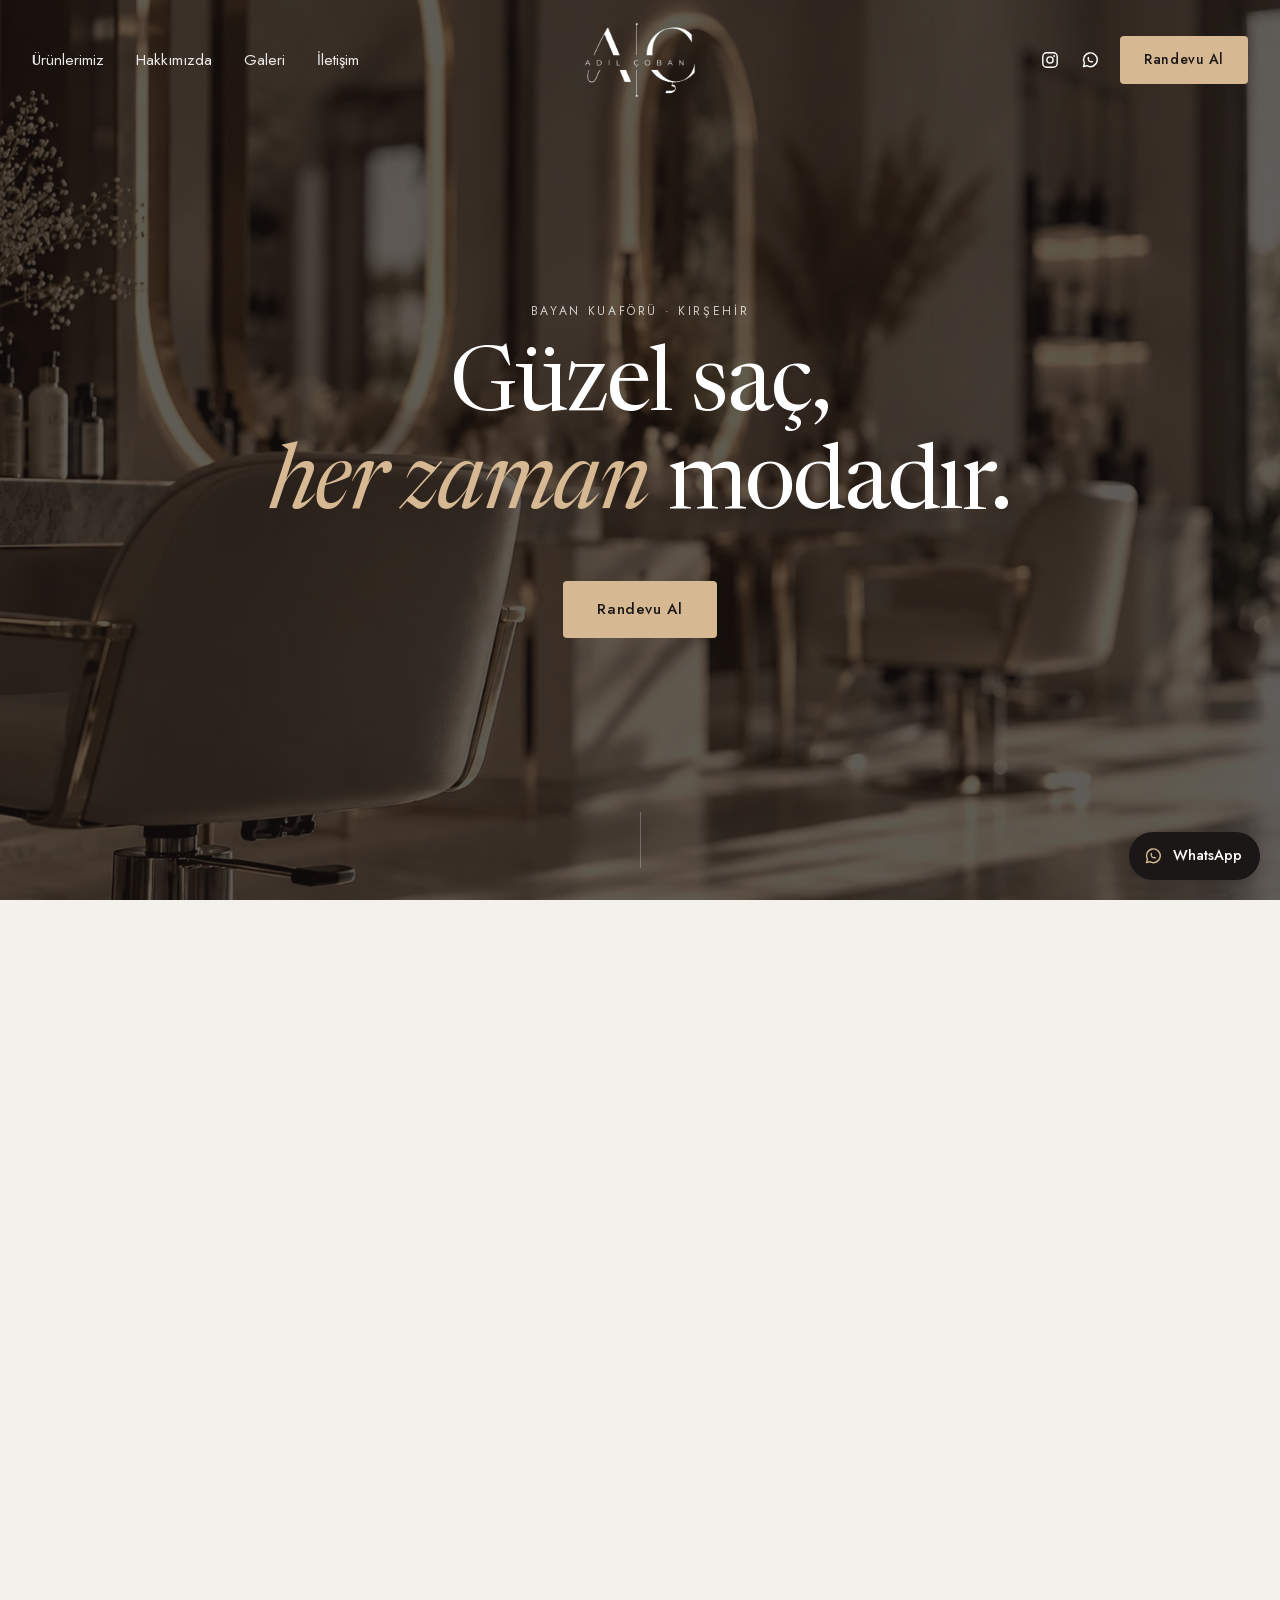
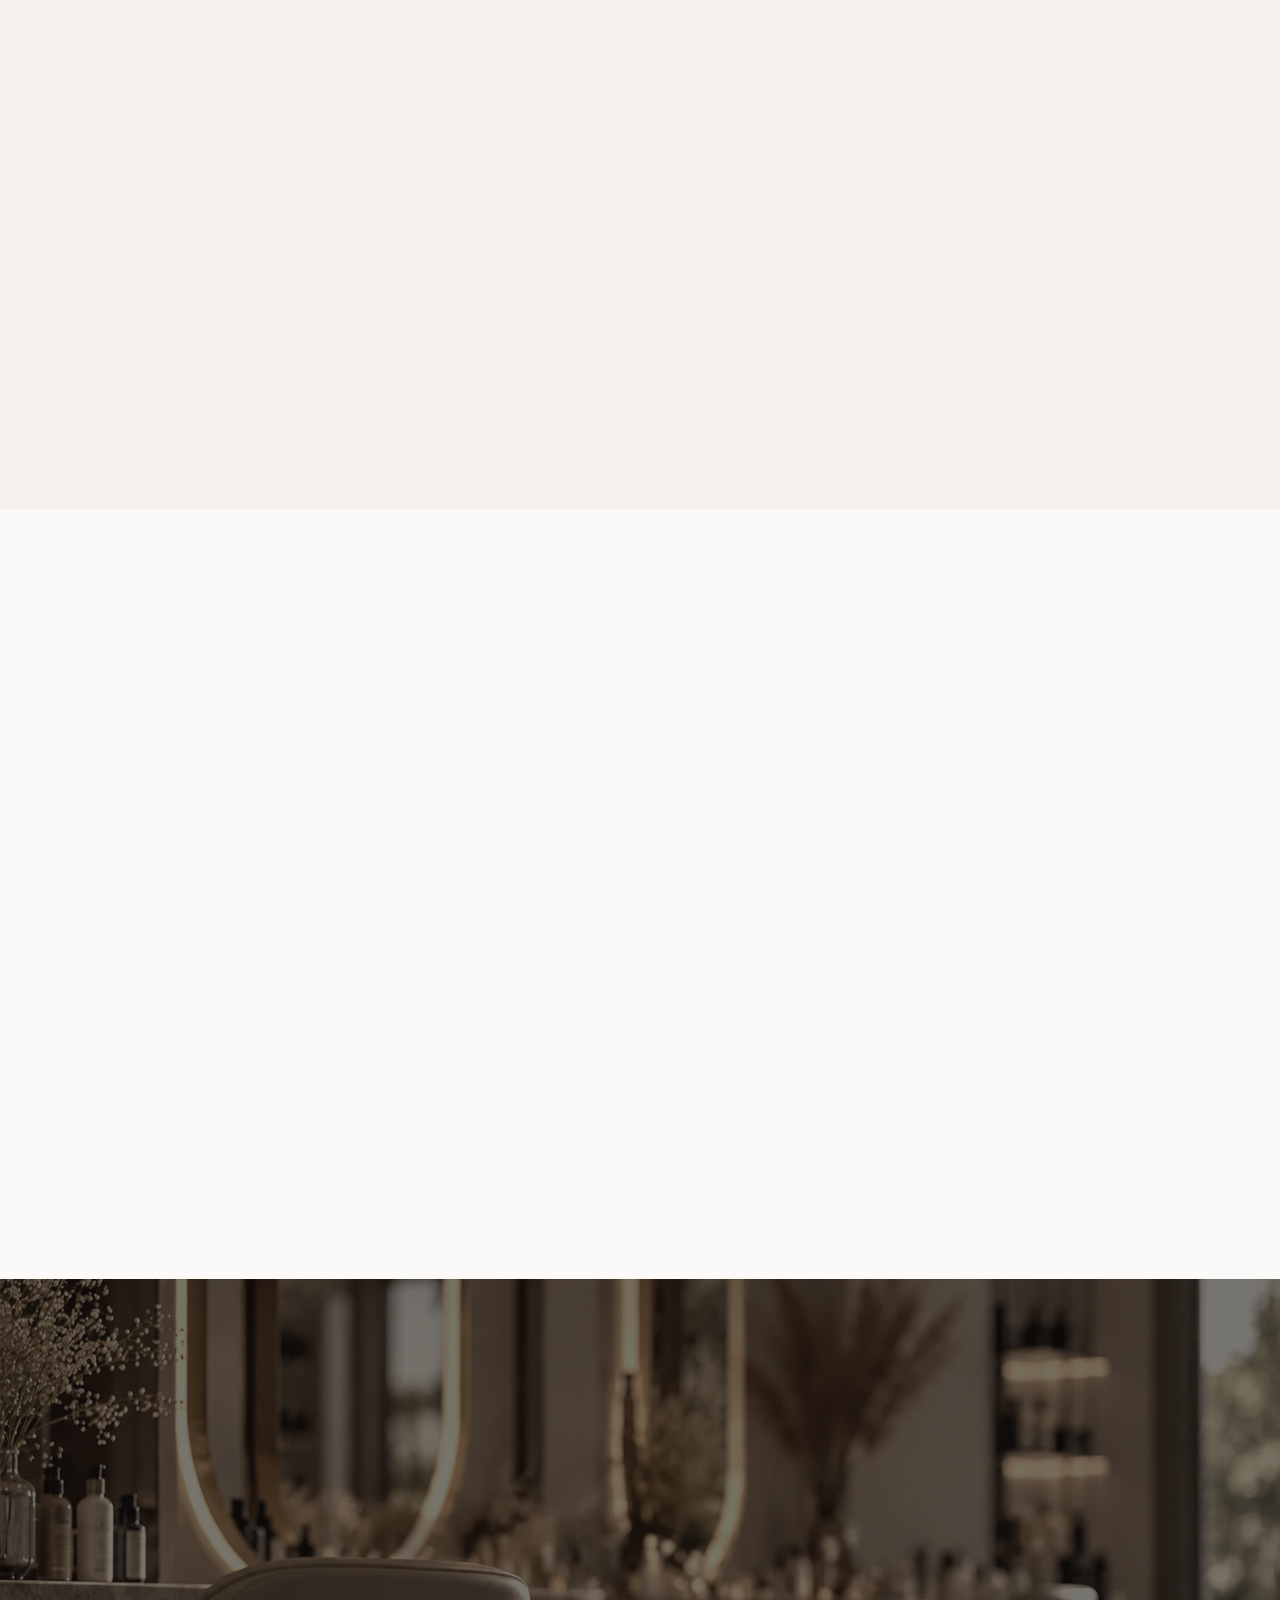
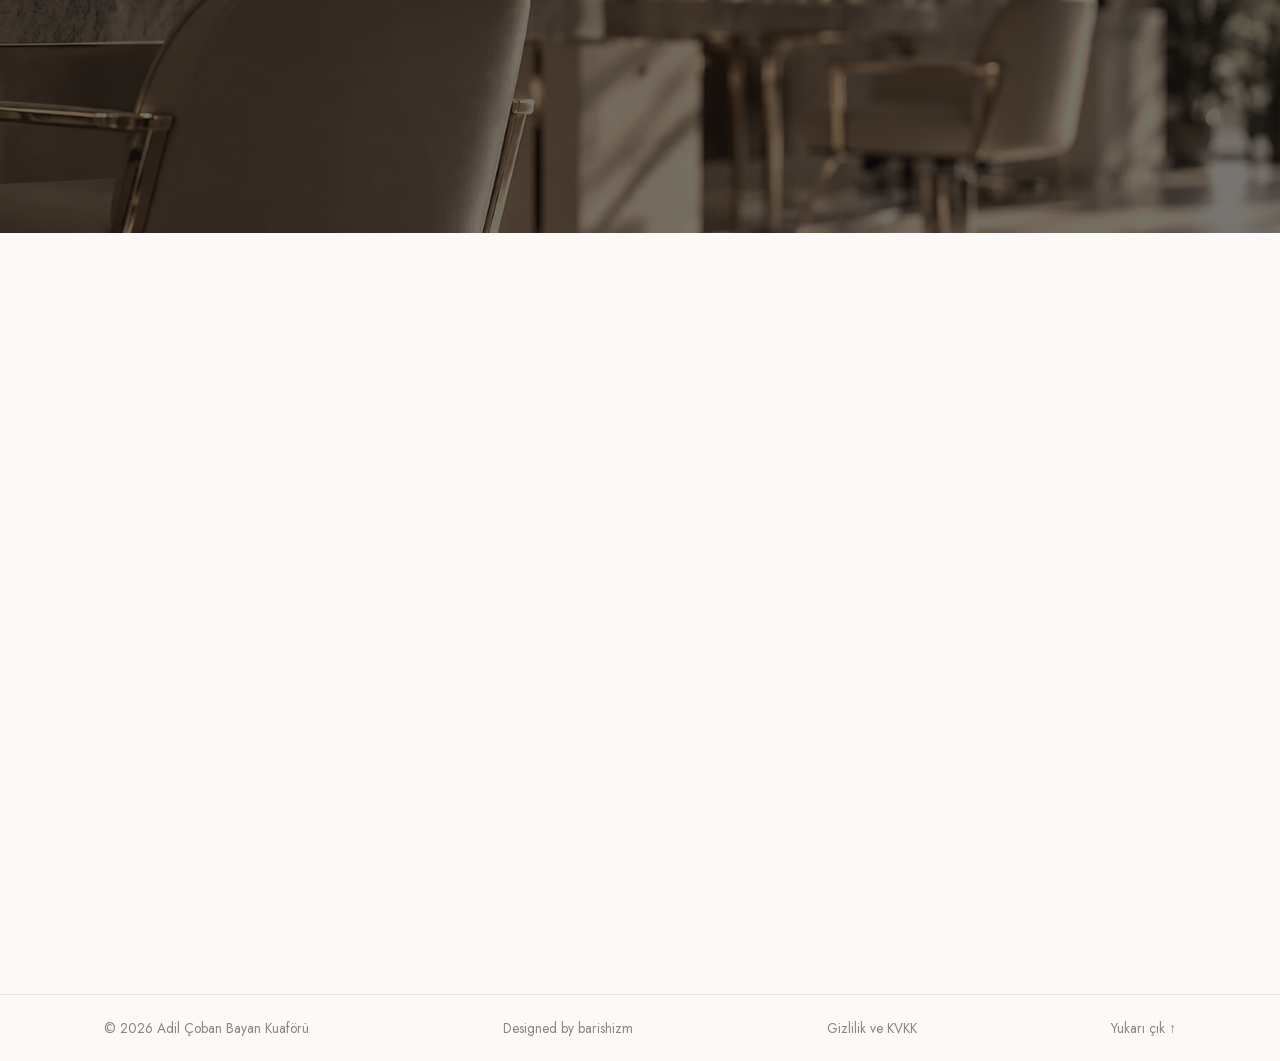
<file: index.html>
<!doctype html>
<html lang="tr">
<head>
  <meta charset="utf-8">
  <meta name="viewport" content="width=device-width, initial-scale=1">
  <meta http-equiv="Content-Security-Policy" content="default-src 'self'; script-src 'self' https://gc.zgo.at; connect-src 'self' https://adilcoban.goatcounter.com; img-src 'self' https://adilcoban.goatcounter.com; style-src 'self'; font-src 'self'; object-src 'none'; base-uri 'self'; form-action 'none'; upgrade-insecure-requests">
  <meta name="referrer" content="strict-origin-when-cross-origin">
  <title>Adil Çoban Bayan Kuaförü Kırşehir | Kesim, Boya, Gelin Saçı</title>
  <meta name="description" content="Adil Çoban Bayan Kuaförü, Kırşehir: saç kesimi, renklendirme, bakım ve gelin saçı. Randevunuzu WhatsApp üzerinden kolayca alın.">
  <meta name="theme-color" content="#1a1716">
  <link rel="canonical" href="https://www.adilcoban.com/">

  <meta property="og:title" content="Adil Çoban Bayan Kuaförü Kırşehir">
  <meta property="og:description" content="Kırşehir'de bayan kuaförü — kesim, renk, bakım ve özel gün saçları.">
  <meta property="og:type" content="website">
  <meta property="og:url" content="https://www.adilcoban.com/">
  <meta property="og:locale" content="tr_TR">
  <meta property="og:site_name" content="Adil Çoban Bayan Kuaförü">
  <meta property="og:image:width" content="1200">
  <meta property="og:image:height" content="630">
  <meta name="twitter:card" content="summary_large_image">

  <link rel="icon" href="/favicon.ico" sizes="any">
  <link rel="icon" href="/assets/img/favicon-48.png" type="image/png" sizes="48x48">
  <link rel="icon" href="/assets/img/favicon-96.png" type="image/png" sizes="96x96">
  <link rel="icon" href="/assets/img/favicon-192.png" type="image/png" sizes="192x192">
  <link rel="icon" href="/assets/img/favicon-32.png" type="image/png" sizes="32x32">
  <link rel="apple-touch-icon" href="assets/img/apple-touch-icon.png">
  <meta property="og:image" content="https://www.adilcoban.com/assets/img/og-image.jpg">
  <link rel="preload" href="assets/fonts/jost-latin.woff2" as="font" type="font/woff2" crossorigin>
  <link rel="preload" href="assets/fonts/newsreader-latin.woff2" as="font" type="font/woff2" crossorigin>
  <link rel="stylesheet" href="assets/css/style.css?v=25">
  <script type="application/ld+json">
  {
    "@context": "https://schema.org",
    "@type": "HairSalon",
    "@id": "https://www.adilcoban.com/#salon",
    "name": "Adil Çoban Bayan Kuaförü",
    "alternateName": ["Adil Çoban", "Adil Coban", "Adil Çoban Kuaför", "Adil Coban Kuafor Kırşehir"],
    "url": "https://www.adilcoban.com/",
    "image": "https://www.adilcoban.com/assets/img/og-image.jpg",
    "logo": "https://www.adilcoban.com/assets/img/icon-512.png",
    "inLanguage": "tr",
    "areaServed": { "@type": "City", "name": "Kırşehir" },
    "address": {
      "@type": "PostalAddress",
      "streetAddress": "Ahievran Mah., Ahmedi Gülşehri Cd., Hacı Hasan Özdemir İş Hanı, Kat 5, No 52",
      "addressLocality": "Kırşehir Merkez",
      "postalCode": "40100",
      "addressRegion": "Kırşehir",
      "addressCountry": "TR"
    },
    "geo": { "@type": "GeoCoordinates", "latitude": 39.1489975, "longitude": 34.1603572 },
    "telephone": "+905466013241",
    "openingHoursSpecification": [{
      "@type": "OpeningHoursSpecification",
      "dayOfWeek": ["Monday", "Wednesday", "Thursday", "Friday", "Saturday", "Sunday"],
      "opens": "08:00",
      "closes": "21:00"
    }],
    "sameAs": ["https://www.instagram.com/adilcobaan/"],
    "hasMap": "https://maps.app.goo.gl/stNxWm9bafsDnBis6"
  }
  </script>
  <script type="application/ld+json">
  {
    "@context": "https://schema.org",
    "@type": "WebSite",
    "@id": "https://www.adilcoban.com/#website",
    "name": "Adil Çoban Bayan Kuaförü",
    "alternateName": ["Adil Çoban", "Adil Coban"],
    "url": "https://www.adilcoban.com/",
    "inLanguage": "tr"
  }
  </script>
  <script type="application/ld+json">
  {
    "@context": "https://schema.org",
    "@type": "FAQPage",
    "mainEntity": [
      {
        "@type": "Question",
        "name": "Randevusuz gelebilir miyim?",
        "acceptedAnswer": {
          "@type": "Answer",
          "text": "Uygun boşluk olduğunda evet, ancak bekleme yaşamamanız için randevu almanızı öneriyoruz."
        }
      },
      {
        "@type": "Question",
        "name": "Renk işlemi ne kadar sürer?",
        "acceptedAnswer": {
          "@type": "Answer",
          "text": "Dip boya yaklaşık 1,5 saat, balyaj ve ombre gibi işlemler saç uzunluğuna göre 3–4 saat sürer."
        }
      },
      {
        "@type": "Question",
        "name": "Gelin saçı için prova yapıyor musunuz?",
        "acceptedAnswer": {
          "@type": "Answer",
          "text": "Evet. Düğünden 2–4 hafta önce bir prova randevusu planlıyoruz."
        }
      },
      {
        "@type": "Question",
        "name": "Randevumu nasıl iptal ederim?",
        "acceptedAnswer": {
          "@type": "Answer",
          "text": "En az 24 saat önce WhatsApp veya telefon ile haber vermeniz yeterli."
        }
      }
    ]
  }
  </script>
</head>
<body>

  <!-- ============ HEADER ============ -->
  <header class="site-header" id="top">
    <nav class="nav" aria-label="Ana menü">
      <ul class="nav-links">
        <li><a href="#urunler">Ürünlerimiz</a></li>
        <li><a href="#hakkimizda">Hakkımızda</a></li>
        <li><a href="#galeri">Galeri</a></li>
        <li><a href="#iletisim">İletişim</a></li>
      </ul>

      <a href="#top" class="brand" aria-label="Adil Çoban Bayan Kuaförü — ana sayfa">
        <img src="assets/img/logo-mark.png" alt="Adil Çoban" width="600" height="409">
      </a>

      <div class="nav-right">
        <a class="icon-link" href="https://www.instagram.com/adilcobaan/" target="_blank" rel="noopener" aria-label="Instagram">
          <svg viewBox="0 0 256 256" aria-hidden="true"><rect x="36" y="36" width="184" height="184" rx="48" fill="none" stroke="currentColor" stroke-width="18"/><circle cx="128" cy="128" r="40" fill="none" stroke="currentColor" stroke-width="18"/><circle cx="180" cy="76" r="12" fill="currentColor"/></svg>
        </a>
        <a class="icon-link" href="https://wa.me/905466013241?text=Merhaba%2C%20randevu%20almak%20istiyorum." target="_blank" rel="noopener" aria-label="WhatsApp">
          <svg viewBox="0 0 256 256" aria-hidden="true"><path d="M45 211l12-42a88 88 0 1 1 32 32z" fill="none" stroke="currentColor" stroke-width="18" stroke-linejoin="round"/><path d="M96 104c0-10 8-18 14-18l10 22-8 10a48 48 0 0 0 26 26l10-8 22 10c0 6-8 14-18 14-34 0-56-22-56-56z" fill="currentColor"/></svg>
        </a>
        <a class="btn btn-accent btn-sm nav-cta" href="#randevu">Randevu Al</a>
        <button class="menu-toggle" aria-label="Menüyü aç" aria-expanded="false" aria-controls="mobile-menu">
          <span></span><span></span>
        </button>
      </div>
    </nav>

    <div class="mobile-menu" id="mobile-menu" hidden>
      <a href="#urunler">Ürünlerimiz</a>
      <a href="#hakkimizda">Hakkımızda</a>
      <a href="#galeri">Galeri</a>
      <a href="#iletisim">İletişim</a>
      <a href="https://www.instagram.com/adilcobaan/" target="_blank" rel="noopener">Instagram</a>
      <a class="btn btn-accent" href="#randevu">Randevu Al</a>
    </div>
  </header>

  <main>

    <!-- ============ HERO ============ -->
    <section class="hero">
      <img class="hero-img" src="assets/img/hero.webp" alt="Salonun iç mekânı: aydınlatmalı aynalar ve kuaför koltukları" width="1558" height="1009" fetchpriority="high">
      <div class="hero-overlay" aria-hidden="true"></div>
      <div class="hero-content">
        <p class="eyebrow eyebrow-light">Bayan Kuaförü · Kırşehir</p>
        <h1>Güzel saç,<br><em>her zaman</em> modadır.</h1>
        <a class="btn btn-accent" href="#randevu">Randevu Al</a>
      </div>
      <a href="#urunler" class="hero-scroll" aria-label="Aşağı kaydır"><span></span></a>
    </section>

    <!-- ============ ÜRÜNLERİMİZ ============ -->
    <!-- Ürünler assets/js/products.js dosyasından yüklenir. -->
    <section class="section section-alt" id="urunler">
      <div class="container">
        <header class="section-head reveal">
          <p class="eyebrow">Ürünlerimiz</p>
          <h2>Salonda ne kullanıyorsak, burada.</h2>
          <p class="lead">Şampuandan boyaya kadar işlemlerimizde kullandığımız profesyonel ürünler. Evde bakım için hangisinin size uygun olduğunu randevunuzda sorabilirsiniz.</p>
        </header>
        <div class="product-filters reveal" role="group" aria-label="Ürün kategorileri"></div>
        <div class="products" aria-live="polite"></div>
      </div>
    </section>

    <!-- ============ HAKKIMIZDA ============ -->
    <section class="section" id="hakkimizda">
      <div class="container about">
        <figure class="about-portrait reveal">
          <div class="about-portrait-img"><img src="assets/img/kuafor-adil-coban.webp" alt="Kuaförümüz Adil Çoban" width="900" height="900" loading="lazy" decoding="async"></div>
          <figcaption><strong>Adil Çoban</strong><span>Kuaför · Salon sahibi</span></figcaption>
        </figure>
        <div class="about-text reveal">
          <p class="eyebrow">Hakkımızda</p>
          <h2>Acele etmeden, sizi dinleyerek.</h2>
          <p>Her randevu kısa bir sohbetle başlar: saçınızın yapısı, günlük rutininiz ve ne kadar zaman ayırmak istediğiniz. Sonra size gerçekten uyan kesimi ve rengi birlikte seçiyoruz.</p>
          <p>Salonumuzda aynı anda sınırlı sayıda misafir ağırlıyoruz; bu yüzden bekleme yok, telaş yok.</p>
          <dl class="stats">
            <div><dt>Yıllık deneyim</dt><dd>5+</dd></div>
            <div><dt>Uzman ekip</dt><dd>2</dd></div>
            <div><dt>Profesyonel ürün</dt><dd>%100</dd></div>
          </dl>
        </div>
      </div>
    </section>

    <!-- ============ GALERİ ============ -->
    <section class="section section-alt" id="galeri">
      <div class="container">
        <header class="section-head reveal">
          <p class="eyebrow">Galeri</p>
          <h2>Son çalışmalarımız.</h2>
        </header>
        <div class="gallery">
          <figure class="g-item reveal"><img src="assets/img/galeri/img_9851.webp" alt="Omuz hizasında, yana taranmış sarı bob saç kesimi" width="900" height="1600" loading="lazy" decoding="async"></figure>
          <figure class="g-item reveal"><img src="assets/img/galeri/img_9749.webp" alt="Uzun dalgalı kahverengi saçta karamel ışıltılı balyaj" width="900" height="1600" loading="lazy" decoding="async"></figure>
          <figure class="g-item reveal"><img src="assets/img/galeri/img_8277.webp" alt="Uzun dalgalı küllü sarı saç, dipten geçişli renklendirme" width="900" height="1600" loading="lazy" decoding="async"></figure>
          <figure class="g-item reveal"><img src="assets/img/galeri/img_7539.webp" alt="Kahküllü uzun katlı kesim ve bej sarı saç rengi" width="900" height="1600" loading="lazy" decoding="async"></figure>
          <figure class="g-item reveal"><img src="assets/img/galeri/img_6343.webp" alt="Omuz altı dalgalı platin bej sarı saç" width="900" height="1600" loading="lazy" decoding="async"></figure>
          <figure class="g-item reveal"><img src="assets/img/galeri/img_1038.webp" alt="Koyu dipli bej sarı ombre ve bukleli orta boy saç" width="900" height="1600" loading="lazy" decoding="async"></figure>
        </div>
        <p class="gallery-more reveal"><a class="link-arrow" href="https://www.instagram.com/adilcobaan/" target="_blank" rel="noopener">Daha fazlası Instagram'da</a></p>
      </div>
    </section>

    <!-- ============ SSS ============ -->
    <section class="section" id="sss">
      <div class="container narrow">
        <header class="section-head reveal">
          <p class="eyebrow">Sık Sorulanlar</p>
          <h2>Merak edilenler.</h2>
        </header>
        <div class="faq reveal">
          <details>
            <summary>Randevusuz gelebilir miyim?</summary>
            <p>Uygun boşluk olduğunda evet, ancak bekleme yaşamamanız için randevu almanızı öneriyoruz.</p>
          </details>
          <details>
            <summary>Renk işlemi ne kadar sürer?</summary>
            <p>Dip boya yaklaşık 1,5 saat, balyaj ve ombre gibi işlemler saç uzunluğuna göre 3–4 saat sürer.</p>
          </details>
          <details>
            <summary>Gelin saçı için prova yapıyor musunuz?</summary>
            <p>Evet. Düğünden 2–4 hafta önce bir prova randevusu planlıyoruz.</p>
          </details>
          <details>
            <summary>Randevumu nasıl iptal ederim?</summary>
            <p>En az 24 saat önce WhatsApp veya telefon ile haber vermeniz yeterli.</p>
          </details>
        </div>
      </div>
    </section>

    <!-- ============ RANDEVU CTA ============ -->
    <section class="cta" id="randevu">
      <img class="cta-img" src="assets/img/hero.webp" alt="" width="1558" height="1009" loading="lazy" aria-hidden="true">
      <div class="hero-overlay" aria-hidden="true"></div>
      <div class="cta-content reveal">
        <h2>Randevunuzu ayırtın.</h2>
        <p>WhatsApp'tan yazın, size en uygun saati birlikte belirleyelim.</p>
        <div class="cta-actions">
          <a class="btn btn-accent" href="https://wa.me/905466013241?text=Merhaba%2C%20randevu%20almak%20istiyorum." target="_blank" rel="noopener">WhatsApp ile Yaz</a>
          <a class="btn btn-ghost" href="tel:+905466013241">Hemen Ara</a>
        </div>
      </div>
    </section>

    <!-- ============ İLETİŞİM ============ -->
    <section class="section" id="iletisim">
      <div class="container contact">
        <div class="reveal">
          <p class="eyebrow">İletişim</p>
          <h2>Bizi ziyaret edin.</h2>
          <address>
            Ahievran Mah., Ahmedi Gülşehri Cd.<br>
            Hacı Hasan Özdemir İş Hanı, Kat 5, No 52<br>
            40100 Merkez / Kırşehir
          </address>
          <p class="contact-lines">
            <span class="contact-label">Telefon</span> <a href="tel:+905466013241">0546 601 32 41</a><br>
            <span class="contact-label">WhatsApp</span> <a href="https://wa.me/905466013241?text=Merhaba%2C%20randevu%20almak%20istiyorum." target="_blank" rel="noopener">Mesaj gönder</a><br>
            <span class="contact-label">Instagram</span> <a href="https://www.instagram.com/adilcobaan/" target="_blank" rel="noopener">@adilcobaan</a>
          </p>
          <a class="link-arrow" href="https://maps.app.goo.gl/stNxWm9bafsDnBis6" target="_blank" rel="noopener">Yol tarifi al</a>
        </div>
        <div class="hours reveal">
          <h3>Çalışma Saatleri</h3>
          <ul>
            <li><span>Pazartesi</span><b>08:00 – 21:00</b></li>
            <li class="closed"><span>Salı</span><b>Kapalı</b></li>
            <li><span>Çarşamba</span><b>08:00 – 21:00</b></li>
            <li><span>Perşembe</span><b>08:00 – 21:00</b></li>
            <li><span>Cuma</span><b>08:00 – 21:00</b></li>
            <li><span>Cumartesi</span><b>08:00 – 21:00</b></li>
            <li><span>Pazar</span><b>08:00 – 21:00</b></li>
          </ul>
        </div>
      </div>
    </section>

  </main>

  <footer class="site-footer">
    <div class="container footer-inner">
      <span>© <span id="year">2026</span> Adil Çoban Bayan Kuaförü</span>
      <span class="footer-credit" lang="en">Designed by <a href="https://www.barishizm.eu/" target="_blank" rel="noopener">barishizm</a></span>
      <span><a href="aydinlatma-metni/">Gizlilik ve KVKK</a></span>
      <a href="#top">Yukarı çık ↑</a>
    </div>
  </footer>

  <a class="wa-float" href="https://wa.me/905466013241?text=Merhaba%2C%20randevu%20almak%20istiyorum." target="_blank" rel="noopener" aria-label="WhatsApp ile randevu al">
    <svg viewBox="0 0 256 256" aria-hidden="true"><path d="M45 211l12-42a88 88 0 1 1 32 32z" fill="none" stroke="currentColor" stroke-width="18" stroke-linejoin="round"/><path d="M96 104c0-10 8-18 14-18l10 22-8 10a48 48 0 0 0 26 26l10-8 22 10c0 6-8 14-18 14-34 0-56-22-56-56z" fill="currentColor"/></svg>
    <span>WhatsApp</span>
  </a>

  <script src="assets/js/products.js?v=20" defer></script>
  <script src="assets/js/main.js?v=19" defer></script>
  <script data-goatcounter="https://adilcoban.goatcounter.com/count"
          async src="https://gc.zgo.at/count.js"></script>
</body>
</html>
</file>
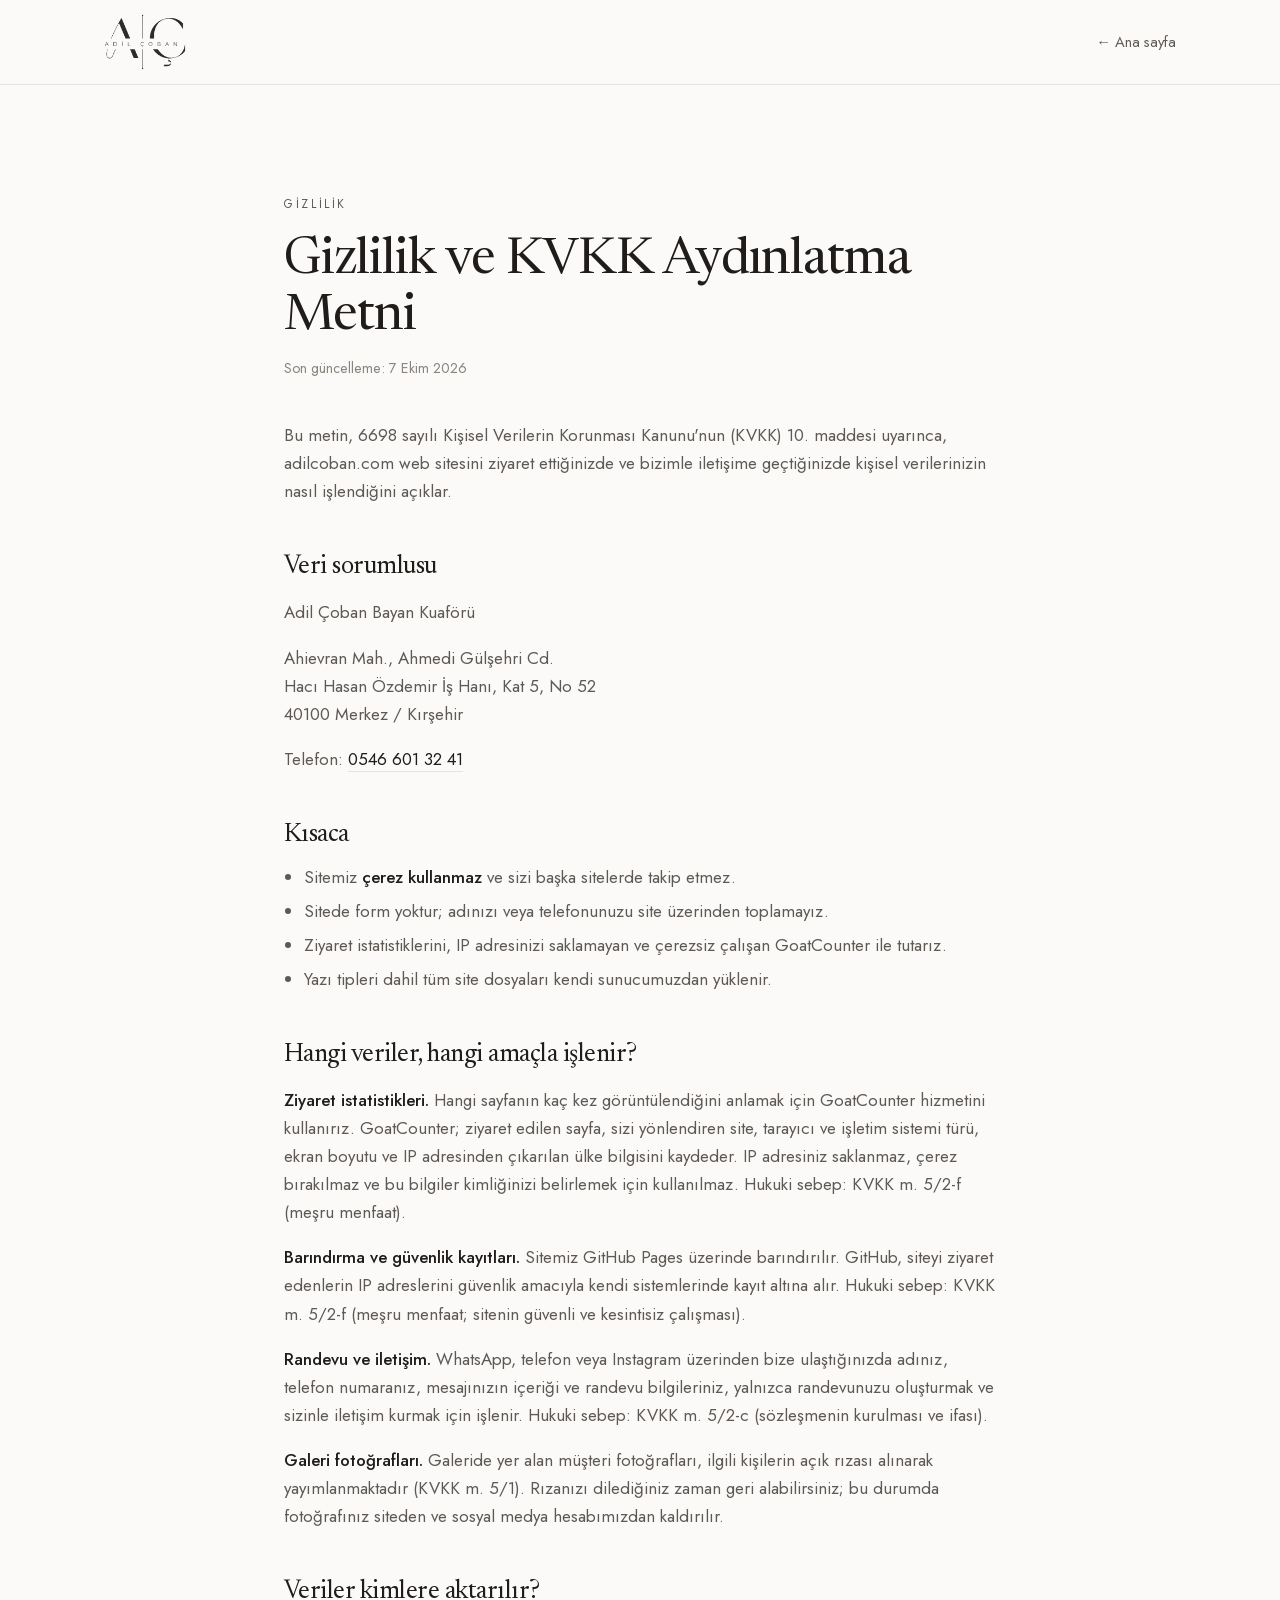
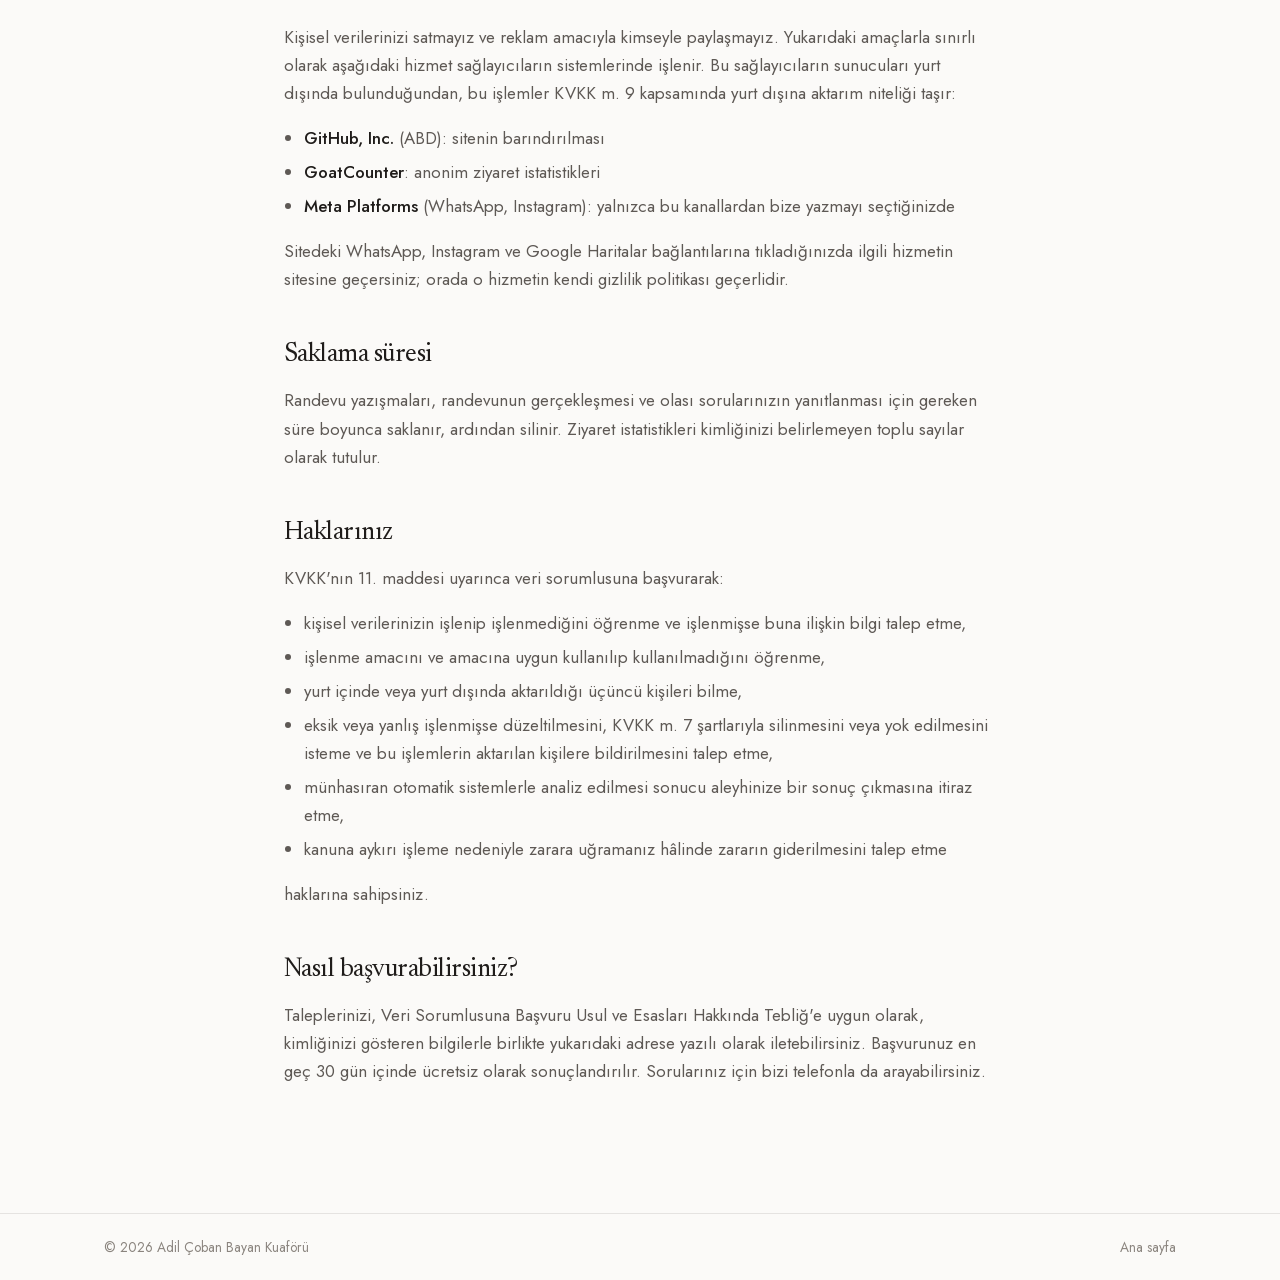
<file: aydinlatma-metni/index.html>
<!doctype html>
<html lang="tr">
<head>
  <meta charset="utf-8">
  <meta name="viewport" content="width=device-width, initial-scale=1">
  <meta http-equiv="Content-Security-Policy" content="default-src 'self'; script-src 'self' https://gc.zgo.at; connect-src 'self' https://adilcoban.goatcounter.com; img-src 'self' https://adilcoban.goatcounter.com; style-src 'self'; font-src 'self'; object-src 'none'; base-uri 'self'; form-action 'none'; upgrade-insecure-requests">
  <meta name="referrer" content="strict-origin-when-cross-origin">
  <title>Gizlilik ve KVKK Aydınlatma Metni | Adil Çoban Bayan Kuaförü</title>
  <meta name="description" content="Adil Çoban Bayan Kuaförü web sitesinde hangi kişisel verilerin, hangi amaçla işlendiği ve KVKK kapsamındaki haklarınız.">
  <meta name="theme-color" content="#1a1716">
  <link rel="canonical" href="https://www.adilcoban.com/aydinlatma-metni/">

  <link rel="icon" href="/favicon.ico" sizes="any">
  <link rel="icon" href="/assets/img/favicon-32.png" type="image/png" sizes="32x32">
  <link rel="apple-touch-icon" href="../assets/img/apple-touch-icon.png">
  <link rel="preload" href="../assets/fonts/jost-latin.woff2" as="font" type="font/woff2" crossorigin>
  <link rel="preload" href="../assets/fonts/newsreader-latin.woff2" as="font" type="font/woff2" crossorigin>
  <link rel="stylesheet" href="../assets/css/style.css?v=25">
</head>
<body>

  <header class="legal-top">
    <div class="container">
      <a href="../" class="brand" aria-label="Adil Çoban Bayan Kuaförü — ana sayfa">
        <img src="../assets/img/logo-mark.png" alt="Adil Çoban" width="600" height="409">
      </a>
      <a class="link-back" href="../">← Ana sayfa</a>
    </div>
  </header>

  <main class="legal">
    <div class="container narrow">
      <p class="eyebrow">Gizlilik</p>
      <h1>Gizlilik ve KVKK Aydınlatma Metni</h1>
      <p class="updated">Son güncelleme: 7 Ekim 2026</p>

      <p>Bu metin, 6698 sayılı Kişisel Verilerin Korunması Kanunu'nun (KVKK) 10. maddesi uyarınca, adilcoban.com web sitesini ziyaret ettiğinizde ve bizimle iletişime geçtiğinizde kişisel verilerinizin nasıl işlendiğini açıklar.</p>

      <h2>Veri sorumlusu</h2>
      <p>Adil Çoban Bayan Kuaförü</p>
      <address>
        Ahievran Mah., Ahmedi Gülşehri Cd.<br>
        Hacı Hasan Özdemir İş Hanı, Kat 5, No 52<br>
        40100 Merkez / Kırşehir
      </address>
      <p>Telefon: <a href="tel:+905466013241">0546 601 32 41</a></p>

      <h2>Kısaca</h2>
      <ul>
        <li>Sitemiz <strong>çerez kullanmaz</strong> ve sizi başka sitelerde takip etmez.</li>
        <li>Sitede form yoktur; adınızı veya telefonunuzu site üzerinden toplamayız.</li>
        <li>Ziyaret istatistiklerini, IP adresinizi saklamayan ve çerezsiz çalışan GoatCounter ile tutarız.</li>
        <li>Yazı tipleri dahil tüm site dosyaları kendi sunucumuzdan yüklenir.</li>
      </ul>

      <h2>Hangi veriler, hangi amaçla işlenir?</h2>
      <p><strong>Ziyaret istatistikleri.</strong> Hangi sayfanın kaç kez görüntülendiğini anlamak için GoatCounter hizmetini kullanırız. GoatCounter; ziyaret edilen sayfa, sizi yönlendiren site, tarayıcı ve işletim sistemi türü, ekran boyutu ve IP adresinden çıkarılan ülke bilgisini kaydeder. IP adresiniz saklanmaz, çerez bırakılmaz ve bu bilgiler kimliğinizi belirlemek için kullanılmaz. Hukuki sebep: KVKK m. 5/2-f (meşru menfaat).</p>
      <p><strong>Barındırma ve güvenlik kayıtları.</strong> Sitemiz GitHub Pages üzerinde barındırılır. GitHub, siteyi ziyaret edenlerin IP adreslerini güvenlik amacıyla kendi sistemlerinde kayıt altına alır. Hukuki sebep: KVKK m. 5/2-f (meşru menfaat; sitenin güvenli ve kesintisiz çalışması).</p>
      <p><strong>Randevu ve iletişim.</strong> WhatsApp, telefon veya Instagram üzerinden bize ulaştığınızda adınız, telefon numaranız, mesajınızın içeriği ve randevu bilgileriniz, yalnızca randevunuzu oluşturmak ve sizinle iletişim kurmak için işlenir. Hukuki sebep: KVKK m. 5/2-c (sözleşmenin kurulması ve ifası).</p>
      <p><strong>Galeri fotoğrafları.</strong> Galeride yer alan müşteri fotoğrafları, ilgili kişilerin açık rızası alınarak yayımlanmaktadır (KVKK m. 5/1). Rızanızı dilediğiniz zaman geri alabilirsiniz; bu durumda fotoğrafınız siteden ve sosyal medya hesabımızdan kaldırılır.</p>

      <h2>Veriler kimlere aktarılır?</h2>
      <p>Kişisel verilerinizi satmayız ve reklam amacıyla kimseyle paylaşmayız. Yukarıdaki amaçlarla sınırlı olarak aşağıdaki hizmet sağlayıcıların sistemlerinde işlenir. Bu sağlayıcıların sunucuları yurt dışında bulunduğundan, bu işlemler KVKK m. 9 kapsamında yurt dışına aktarım niteliği taşır:</p>
      <ul>
        <li><strong>GitHub, Inc.</strong> (ABD): sitenin barındırılması</li>
        <li><strong>GoatCounter</strong>: anonim ziyaret istatistikleri</li>
        <li><strong>Meta Platforms</strong> (WhatsApp, Instagram): yalnızca bu kanallardan bize yazmayı seçtiğinizde</li>
      </ul>
      <p>Sitedeki WhatsApp, Instagram ve Google Haritalar bağlantılarına tıkladığınızda ilgili hizmetin sitesine geçersiniz; orada o hizmetin kendi gizlilik politikası geçerlidir.</p>

      <h2>Saklama süresi</h2>
      <p>Randevu yazışmaları, randevunun gerçekleşmesi ve olası sorularınızın yanıtlanması için gereken süre boyunca saklanır, ardından silinir. Ziyaret istatistikleri kimliğinizi belirlemeyen toplu sayılar olarak tutulur.</p>

      <h2>Haklarınız</h2>
      <p>KVKK'nın 11. maddesi uyarınca veri sorumlusuna başvurarak:</p>
      <ul>
        <li>kişisel verilerinizin işlenip işlenmediğini öğrenme ve işlenmişse buna ilişkin bilgi talep etme,</li>
        <li>işlenme amacını ve amacına uygun kullanılıp kullanılmadığını öğrenme,</li>
        <li>yurt içinde veya yurt dışında aktarıldığı üçüncü kişileri bilme,</li>
        <li>eksik veya yanlış işlenmişse düzeltilmesini, KVKK m. 7 şartlarıyla silinmesini veya yok edilmesini isteme ve bu işlemlerin aktarılan kişilere bildirilmesini talep etme,</li>
        <li>münhasıran otomatik sistemlerle analiz edilmesi sonucu aleyhinize bir sonuç çıkmasına itiraz etme,</li>
        <li>kanuna aykırı işleme nedeniyle zarara uğramanız hâlinde zararın giderilmesini talep etme</li>
      </ul>
      <p>haklarına sahipsiniz.</p>

      <h2>Nasıl başvurabilirsiniz?</h2>
      <p>Taleplerinizi, Veri Sorumlusuna Başvuru Usul ve Esasları Hakkında Tebliğ'e uygun olarak, kimliğinizi gösteren bilgilerle birlikte yukarıdaki adrese yazılı olarak iletebilirsiniz. Başvurunuz en geç 30 gün içinde ücretsiz olarak sonuçlandırılır. Sorularınız için bizi telefonla da arayabilirsiniz.</p>
    </div>
  </main>

  <footer class="site-footer">
    <div class="container footer-inner">
      <span>© 2026 Adil Çoban Bayan Kuaförü</span>
      <span><a href="../">Ana sayfa</a></span>
    </div>
  </footer>

  <script data-goatcounter="https://adilcoban.goatcounter.com/count"
          async src="https://gc.zgo.at/count.js"></script>
</body>
</html>
</file>
<file: assets/css/style.css>
/* =========================================================
   Adil Çoban Bayan Kuaförü — minimalist template
   Renkleri ve fontları buradan değiştirin.
   ========================================================= */
/* Yerel fontlar (değişken font; her dosya tüm ağırlıkları kapsar) */
@font-face { font-family: 'Jost'; font-style: normal; font-weight: 300 500; font-display: swap;
  src: url(../fonts/jost-latin-ext.woff2) format('woff2'); unicode-range: U+0100-02BA, U+02BD-02C5, U+02C7-02CC, U+02CE-02D7, U+02DD-02FF, U+0304, U+0308, U+0329, U+1D00-1DBF, U+1E00-1E9F, U+1EF2-1EFF, U+2020, U+20A0-20AB, U+20AD-20C0, U+2113, U+2C60-2C7F, U+A720-A7FF; }
@font-face { font-family: 'Jost'; font-style: normal; font-weight: 300 500; font-display: swap;
  src: url(../fonts/jost-latin.woff2) format('woff2'); unicode-range: U+0000-00FF, U+0131, U+0152-0153, U+02BB-02BC, U+02C6, U+02DA, U+02DC, U+0304, U+0308, U+0329, U+2000-206F, U+20AC, U+2122, U+2191, U+2193, U+2212, U+2215, U+FEFF, U+FFFD; }
@font-face { font-family: 'Newsreader'; font-style: normal; font-weight: 400 500; font-display: swap;
  src: url(../fonts/newsreader-latin-ext.woff2) format('woff2'); unicode-range: U+0100-02BA, U+02BD-02C5, U+02C7-02CC, U+02CE-02D7, U+02DD-02FF, U+0304, U+0308, U+0329, U+1D00-1DBF, U+1E00-1E9F, U+1EF2-1EFF, U+2020, U+20A0-20AB, U+20AD-20C0, U+2113, U+2C60-2C7F, U+A720-A7FF; }
@font-face { font-family: 'Newsreader'; font-style: normal; font-weight: 400 500; font-display: swap;
  src: url(../fonts/newsreader-latin.woff2) format('woff2'); unicode-range: U+0000-00FF, U+0131, U+0152-0153, U+02BB-02BC, U+02C6, U+02DA, U+02DC, U+0304, U+0308, U+0329, U+2000-206F, U+20AC, U+2122, U+2191, U+2193, U+2212, U+2215, U+FEFF, U+FFFD; }
@font-face { font-family: 'Newsreader'; font-style: italic; font-weight: 400; font-display: swap;
  src: url(../fonts/newsreader-italic-latin-ext.woff2) format('woff2'); unicode-range: U+0100-02BA, U+02BD-02C5, U+02C7-02CC, U+02CE-02D7, U+02DD-02FF, U+0304, U+0308, U+0329, U+1D00-1DBF, U+1E00-1E9F, U+1EF2-1EFF, U+2020, U+20A0-20AB, U+20AD-20C0, U+2113, U+2C60-2C7F, U+A720-A7FF; }
@font-face { font-family: 'Newsreader'; font-style: italic; font-weight: 400; font-display: swap;
  src: url(../fonts/newsreader-italic-latin.woff2) format('woff2'); unicode-range: U+0000-00FF, U+0131, U+0152-0153, U+02BB-02BC, U+02C6, U+02DA, U+02DC, U+0304, U+0308, U+0329, U+2000-206F, U+20AC, U+2122, U+2191, U+2193, U+2212, U+2215, U+FEFF, U+FFFD; }

:root {
  --bg: #fbfaf8;
  --bg-alt: #f4f1ec;
  --ink: #1f1c1a;
  --ink-soft: #5e5955;
  --muted: #8a847e;
  --line: rgba(31, 28, 26, 0.10);
  --accent: #d6b893;        /* referanstaki bej buton tonu */
  --accent-hover: #c9a87f;
  --dark: #1a1716;

  --serif: 'Newsreader', 'Playfair Display', Georgia, serif;
  --sans: 'Jost', 'Helvetica Neue', Arial, sans-serif;

  --container: 1120px;
  --radius: 4px;
  --ease: cubic-bezier(0.16, 1, 0.3, 1);
}

*, *::before, *::after { box-sizing: border-box; }
html { scroll-behavior: smooth; -webkit-text-size-adjust: 100%; }
body {
  margin: 0;
  background: var(--bg);
  color: var(--ink);
  font-family: var(--sans);
  font-weight: 400;
  font-size: 17px;
  line-height: 1.65;
  -webkit-font-smoothing: antialiased;
}
img { display: block; max-width: 100%; }
a { color: inherit; text-decoration: none; }
h1, h2, h3 { font-family: var(--serif); font-weight: 400; margin: 0; letter-spacing: -0.02em; line-height: 1.1; }
h2 { font-size: clamp(2rem, 4.2vw, 3.1rem); }
h3 { font-size: 1.45rem; }
em { font-style: italic; }
figure { margin: 0; }
:focus-visible { outline: 2px solid var(--accent); outline-offset: 3px; }

.container { max-width: var(--container); margin: 0 auto; padding: 0 24px; }
.container.narrow { max-width: 760px; }

.eyebrow {
  font-size: 0.75rem;
  letter-spacing: 0.22em;
  text-transform: uppercase;
  color: var(--muted);
  margin: 0 0 18px;
}
.eyebrow-light { color: rgba(255, 255, 255, 0.75); }
.lead { color: var(--ink-soft); max-width: 52ch; margin: 20px 0 0; }

/* ---------- Buttons ---------- */
.btn {
  display: inline-block;
  padding: 16px 34px;
  border-radius: var(--radius);
  font-size: 0.95rem;
  font-weight: 500;
  letter-spacing: 0.04em;
  transition: background-color .25s var(--ease), transform .15s var(--ease), color .25s;
}
.btn:active { transform: scale(0.98); }
.btn-accent { background: var(--accent); color: var(--dark); }
.btn-accent:hover { background: var(--accent-hover); }
.btn-ghost { border: 1px solid rgba(255,255,255,.5); color: #fff; }
.btn-ghost:hover { background: rgba(255,255,255,.1); }
.btn-sm { padding: 12px 24px; font-size: 0.88rem; }

.link-arrow {
  display: inline-flex; gap: 10px; align-items: center;
  font-weight: 500; border-bottom: 1px solid var(--ink); padding-bottom: 3px;
}
.link-arrow::after { content: '→'; transition: transform .25s var(--ease); }
.link-arrow:hover::after { transform: translateX(4px); }

/* ---------- Header ---------- */
.site-header {
  position: fixed; inset: 0 0 auto 0; z-index: 50;
  transform: translateZ(0); backface-visibility: hidden;
  color: #fff;
  transition: background-color .35s var(--ease), color .35s, border-color .35s;
  border-bottom: 1px solid transparent;
}
.site-header.scrolled {
  background: rgba(251, 250, 248, 0.92);
  -webkit-backdrop-filter: blur(10px);
  backdrop-filter: blur(10px);
  color: var(--ink);
  border-bottom-color: var(--line);
}
.nav {
  max-width: 1320px; margin: 0 auto;
  padding: 22px 32px;
  display: grid; grid-template-columns: 1fr auto 1fr; align-items: center; gap: 24px;
}
.nav-links { display: flex; gap: 32px; list-style: none; margin: 0; padding: 0; font-size: 0.98rem; }
.nav-links a { position: relative; opacity: .9; }
.nav-links a::after {
  content: ''; position: absolute; left: 0; bottom: -4px; width: 100%; height: 1px;
  background: currentColor; transform: scaleX(0); transform-origin: left; transition: transform .3s var(--ease);
}
.nav-links a:hover::after { transform: scaleX(1); }

.brand { display: block; line-height: 0; }
.brand img {
  height: 76px; width: auto;
  transform-origin: center;
  transition: transform .35s var(--ease), filter .35s var(--ease);
}
/* Logo beyaz; açık zeminde koyulaştırılır. Boyut değil ölçek değişir (titreme olmasın) */
.site-header.scrolled .brand img,
.site-header.menu-open .brand img { transform: scale(.8); filter: brightness(0.17); }

.nav-right { display: flex; align-items: center; justify-content: flex-end; gap: 20px; }
.icon-link svg { width: 20px; height: 20px; display: block; transition: opacity .2s; }
.icon-link:hover svg { opacity: .65; }

.menu-toggle {
  display: none; background: none; border: 0; padding: 8px; cursor: pointer; color: inherit;
  width: 40px; height: 40px; position: relative;
}
.menu-toggle span {
  position: absolute; left: 9px; right: 9px; height: 1.5px; background: currentColor;
  transition: transform .3s var(--ease);
}
.menu-toggle span:first-child { top: 15px; }
.menu-toggle span:last-child { top: 23px; }
.menu-toggle[aria-expanded="true"] span:first-child { transform: translateY(4px) rotate(45deg); }
.menu-toggle[aria-expanded="true"] span:last-child { transform: translateY(-4px) rotate(-45deg); }

.mobile-menu {
  display: flex; flex-direction: column; gap: 4px;
  background: var(--bg); color: var(--ink);
  padding: 8px 24px 28px; border-bottom: 1px solid var(--line);
}
.mobile-menu[hidden] { display: none; }
.mobile-menu a:not(.btn) { padding: 14px 0; border-bottom: 1px solid var(--line); font-size: 1.1rem; }
.mobile-menu .btn { margin-top: 20px; text-align: center; }

/* ---------- Hero ---------- */
.hero {
  position: relative; min-height: 100vh; min-height: 100svh;
  display: grid; place-items: center; text-align: center;
  color: #fff; overflow: hidden;
}
.hero-img, .cta-img {
  position: absolute; inset: 0; width: 100%; height: 100%; object-fit: cover;
  filter: sepia(0.25) saturate(0.8);
}
.hero-img { animation: heroZoom 18s var(--ease) forwards; }
@keyframes heroZoom { from { transform: scale(1.08); } to { transform: scale(1); } }
.hero-overlay { position: absolute; inset: 0; background: rgba(20, 16, 14, 0.58); }
.hero .hero-overlay { background: rgba(20, 16, 14, 0.68); }
.hero-content { position: relative; padding: 120px 24px 80px; max-width: 900px; }
.hero h1 {
  font-size: clamp(2.8rem, 7.5vw, 5.6rem);
  margin-bottom: 44px;
}
.hero h1 em { color: var(--accent); }
.hero-content > * { opacity: 0; transform: translateY(14px); animation: rise .9s var(--ease) forwards; }
.hero-content > :nth-child(2) { animation-delay: .12s; }
.hero-content > :nth-child(3) { animation-delay: .24s; }
@keyframes rise { to { opacity: 1; transform: none; } }

.hero-scroll {
  position: absolute; bottom: 32px; left: 50%; transform: translateX(-50%);
  width: 1px; height: 56px; background: rgba(255,255,255,.25); overflow: hidden;
}
.hero-scroll span {
  position: absolute; left: 0; top: -50%; width: 1px; height: 50%; background: #fff;
  animation: scrollLine 2.2s var(--ease) infinite;
}
@keyframes scrollLine { to { transform: translateY(300%); } }

/* ---------- Sections ---------- */
.section { padding: clamp(88px, 12vw, 150px) 0; }
section[id] { scroll-margin-top: 72px; }
.section-alt { background: var(--bg-alt); }
.section-head { margin-bottom: 64px; }


/* Products */
.product-filters { display: flex; flex-wrap: wrap; gap: 8px; margin: -24px 0 40px; }
.product-filters button {
  font: inherit; font-size: .9rem; cursor: pointer;
  padding: 9px 18px; border-radius: var(--radius);
  background: transparent; color: var(--ink-soft);
  border: 1px solid var(--line);
  transition: background-color .2s var(--ease), color .2s, border-color .2s;
}
.product-filters button:hover { border-color: var(--ink-soft); color: var(--ink); }
.product-filters button[aria-pressed="true"] { background: var(--ink); border-color: var(--ink); color: #fff; }
.products { display: grid; grid-template-columns: repeat(4, 1fr); gap: 20px; }
.product {
  background: #fff; border: 1px solid var(--line); border-radius: 8px; overflow: hidden;
  display: flex; flex-direction: column;
  transition: box-shadow .25s var(--ease);
}
.product[hidden] { display: none; }
.product:hover { box-shadow: 0 2px 10px rgba(0,0,0,.04); }
.product-media { aspect-ratio: 1 / 1; background: #fff; overflow: hidden; border-bottom: 1px solid var(--line); }
.product-media img { width: 100%; height: 100%; object-fit: contain; padding: 8%; transition: transform 1.2s var(--ease); }
.product-media.is-cover img { object-fit: cover; padding: 0; }
.product:hover .product-media img { transform: scale(1.04); }
.product-body { padding: 20px 22px 24px; }
.tag {
  display: inline-block; font-size: .68rem; letter-spacing: .12em; text-transform: uppercase;
  padding: 4px 10px; border-radius: 9999px; background: #f3ebe0; color: #7a5a36; margin-bottom: 14px;
}
.product-brand { margin: 0 0 4px; font-size: .78rem; letter-spacing: .14em; text-transform: uppercase; color: var(--muted); }
.product h3 { font-size: 1.3rem; }
.product-desc { margin: 10px 0 0; font-size: .92rem; line-height: 1.55; color: var(--ink-soft); }

/* About */
.about { display: grid; grid-template-columns: 5fr 6fr; gap: clamp(40px, 8vw, 110px); align-items: center; }
.about-portrait { margin: 0; text-align: center; }
.about-portrait-img { width: min(100%, 420px); aspect-ratio: 1; margin: 0 auto; border-radius: 50%; overflow: hidden; background: var(--bg-alt); }
/* Fotoğraf zaten yuvarlak; hafif büyütme kenardaki beyaz halkayı gizler */
.about-portrait-img img { width: 100%; height: 100%; object-fit: cover; transform: scale(1.04); filter: sepia(.2) saturate(.8); }
.about-portrait figcaption { margin-top: 22px; }
.about-portrait strong { display: block; font-family: var(--serif); font-weight: 400; font-size: 1.5rem; }
.about-portrait span { display: block; margin-top: 4px; font-size: .78rem; letter-spacing: .14em; text-transform: uppercase; color: var(--muted); }
.about-text h2 { margin-bottom: 28px; }
.about-text p { color: var(--ink-soft); max-width: 48ch; }
.stats { display: grid; grid-template-columns: repeat(3, 1fr); gap: 24px; margin: 48px 0 0; padding-top: 32px; border-top: 1px solid var(--line); }
.stats div { display: flex; flex-direction: column-reverse; }
.stats dt { font-size: .82rem; color: var(--muted); }
.stats dd { margin: 0 0 4px; font-family: var(--serif); font-size: 2.3rem; line-height: 1; }

/* Gallery bento */
.gallery {
  display: grid; gap: 16px;
  grid-template-columns: repeat(3, 1fr);
}
.g-item { aspect-ratio: 4 / 5; }
.g-item { overflow: hidden; border-radius: var(--radius); background: var(--bg-alt); }
.g-item img { width: 100%; height: 100%; object-fit: cover; transition: transform 1.2s var(--ease); }
.g-item:hover img { transform: scale(1.04); }
.gallery-more { margin-top: 40px; }


/* FAQ */
.faq details { border-bottom: 1px solid var(--line); }
.faq details:first-child { border-top: 1px solid var(--line); }
.faq summary {
  list-style: none; cursor: pointer; padding: 24px 40px 24px 0; position: relative;
  font-size: 1.1rem; font-weight: 500;
}
.faq summary::-webkit-details-marker { display: none; }
.faq summary::before, .faq summary::after {
  content: ''; position: absolute; right: 4px; top: 50%; width: 14px; height: 1.5px; background: var(--ink);
  transition: transform .3s var(--ease);
}
.faq summary::after { transform: rotate(90deg); }
.faq details[open] summary::after { transform: rotate(0deg); }
.faq details p { margin: 0 0 24px; color: var(--ink-soft); max-width: 60ch; }

/* CTA */
.cta { position: relative; padding: clamp(110px, 14vw, 170px) 24px; text-align: center; color: #fff; overflow: hidden; }
.cta-content { position: relative; max-width: 640px; margin: 0 auto; }
.cta h2 { font-size: clamp(2.3rem, 5vw, 3.8rem); margin-bottom: 20px; }
.cta p { color: rgba(255,255,255,.8); margin: 0 0 40px; }
.cta-actions { display: flex; gap: 14px; justify-content: center; flex-wrap: wrap; }

/* Contact */
.contact { display: grid; grid-template-columns: 1fr 1fr; gap: 64px; align-items: center; }
.contact h2 { margin-bottom: 28px; }
.contact address { font-style: normal; color: var(--ink-soft); margin-bottom: 18px; }
.contact-lines { margin: 0 0 32px; }
.contact-lines a:hover { color: var(--muted); }
.hours { border: 1px solid var(--line); border-radius: 8px; padding: 36px; background: #fff; }
.hours h3 { margin-bottom: 16px; }
.hours ul { list-style: none; margin: 0; padding: 0; }
.hours li { display: flex; justify-content: space-between; padding: 11px 0; border-bottom: 1px solid var(--line); }
.hours li:last-child { border-bottom: 0; padding-bottom: 0; }
.hours b { font-weight: 500; }
.hours .closed { color: var(--muted); }

/* Footer */
.site-footer { border-top: 1px solid var(--line); padding: 22px 0; font-size: .85rem; color: var(--muted); }
.footer-inner { display: flex; justify-content: space-between; align-items: center; gap: 16px; flex-wrap: wrap; }
.footer-inner a:hover { color: var(--ink); }
.footer-credit a { color: inherit; transition: color .2s; }
.footer-credit a:hover { color: var(--ink); }

/* Scroll reveal */
.reveal { opacity: 0; transform: translateY(14px); transition: opacity .8s var(--ease), transform .8s var(--ease); transition-delay: calc(var(--i, 0) * 80ms); }
.reveal.in { opacity: 1; transform: none; }
.no-js .reveal { opacity: 1; transform: none; }

/* ---------- Responsive ---------- */
@media (max-width: 1140px) {
  .nav { grid-template-columns: auto 1fr; padding: 16px 20px; }
  .nav-links, .nav-cta, .nav-right .icon-link { display: none; }
  .brand { justify-self: start; }
  .menu-toggle { display: block; }
  .site-header.menu-open { background: var(--bg); color: var(--ink); }
}
@media (max-width: 1024px) {
  .products { grid-template-columns: repeat(3, 1fr); }
}
@media (max-width: 820px) {
  .products { grid-template-columns: repeat(2, 1fr); gap: 14px; }
  .product-body { padding: 16px 16px 20px; }
  .product h3 { font-size: 1.12rem; }
  .product-filters { flex-wrap: nowrap; overflow-x: auto; margin-right: -24px; padding-right: 24px; scrollbar-width: none; }
  .product-filters button { flex: none; }
  .about, .contact { grid-template-columns: 1fr; }
}
@media (max-width: 520px) {
  body { font-size: 16px; }
  .container { padding: 0 16px; }
  .nav { padding: 14px 16px; }
  .nav { grid-template-columns: 1fr auto 1fr; }
  .brand { grid-column: 2; justify-self: center; }
  .nav-right { grid-column: 3; }
  .brand img { height: 52px; }
  .site-header.scrolled .brand img, .site-header.menu-open .brand img { transform: none; }
  .footer-inner { gap: 8px 16px; }
  .stats dd { font-size: 1.8rem; }
  .hours { padding: 24px; }
  .cta-actions .btn { width: 100%; }
}

@media (prefers-reduced-motion: reduce) {
  *, *::before, *::after { animation: none !important; transition: none !important; }
  .reveal, .hero-content > * { opacity: 1; transform: none; }
  html { scroll-behavior: auto; }
}


.contact-label { display: inline-block; min-width: 92px; font-size: .78rem; letter-spacing: .14em; text-transform: uppercase; color: var(--muted); }
.contact-lines { line-height: 2; }
.contact-lines a { border-bottom: 1px solid var(--line); }

/* Floating WhatsApp */
.wa-float {
  position: fixed; right: 20px; bottom: 20px; z-index: 40;
  transform: translateZ(0); backface-visibility: hidden;
  display: inline-flex; align-items: center; gap: 10px;
  padding: 12px 18px 12px 14px; border-radius: 9999px;
  background: var(--dark); color: #fff; font-size: .9rem; font-weight: 500;
  box-shadow: 0 4px 18px rgba(0,0,0,.12);
  transition: transform .2s var(--ease), background-color .2s;
}
.wa-float:hover { background: #2f2a27; }
.wa-float:active { transform: translateZ(0) scale(.97); }
.wa-float svg { width: 20px; height: 20px; color: var(--accent); }
@media (max-width: 520px) {
  .wa-float { right: 16px; bottom: 16px; padding: 14px; }
  .wa-float span { display: none; }
}

/* ---------- Telefon (ana kullanım) ---------- */

@media (max-width: 640px) {
  .site-header.scrolled { -webkit-backdrop-filter: none; backdrop-filter: none; background: var(--bg); }
  .section { padding: 64px 0; }
  .section-head { margin-bottom: 32px; }
  h2 { font-size: 2rem; }
  .lead { font-size: .98rem; margin-top: 14px; }
  .eyebrow { margin-bottom: 12px; }

  /* Hero */
  .hero-content { padding: 110px 20px 90px; }
  .hero h1 { margin-bottom: 32px; }

  /* Ürünler: galeri gibi yatay kaydırmalı */
  .product-filters { margin: -8px -16px 24px 0; padding-right: 16px; }
  .products {
    display: flex; gap: 12px; overflow-x: auto; scroll-snap-type: x mandatory;
    margin: 0 -24px; padding: 0 24px; scroll-padding: 0 24px;
    scrollbar-width: none; -webkit-overflow-scrolling: touch;
  }
  .products::-webkit-scrollbar { display: none; }
  .product { flex: 0 0 72%; scroll-snap-align: start; }
  .products .product.reveal { opacity: 1; transform: none; }
  .product-body { padding: 14px 14px 16px; }
  .tag { margin-bottom: 10px; font-size: .62rem; padding: 3px 8px; }
  .product-brand { font-size: .7rem; }
  .product h3 { font-size: 1.05rem; }
  .product-desc { font-size: .85rem; }

  /* Hakkımızda */
  .about { gap: 32px; }
  .about-portrait-img { width: min(70%, 280px); }
  .about-portrait figcaption { margin-top: 16px; }
  .about-portrait strong { font-size: 1.3rem; }
  .about-text h2 { margin-bottom: 18px; }
  .stats { margin-top: 28px; padding-top: 22px; gap: 12px; }

  /* Galeri: yatay kaydırmalı */
  .gallery {
    display: flex; gap: 12px; overflow-x: auto; scroll-snap-type: x mandatory;
    margin: 0 -24px; padding: 0 24px; scroll-padding: 0 24px;
    scrollbar-width: none; -webkit-overflow-scrolling: touch;
  }
  .gallery::-webkit-scrollbar { display: none; }
  .g-item { flex: 0 0 72%; aspect-ratio: 3 / 4; scroll-snap-align: start; }
  .gallery .g-item.reveal { opacity: 1; transform: none; }
  .gallery-more { margin-top: 24px; }

  /* SSS, Randevu, İletişim */
  .faq summary { padding: 20px 36px 20px 0; font-size: 1rem; }
  .cta { padding: 80px 16px; }
  .cta h2 { font-size: 2.1rem; margin-bottom: 14px; }
  .cta p { margin-bottom: 28px; }
  .contact { gap: 36px; }
  .contact h2 { margin-bottom: 20px; }
  .hours { padding: 22px; }
  .hours li { padding: 10px 0; }
  .site-footer { padding: 18px 0 20px; font-size: .8rem; }
  .footer-inner > a { display: none; }
  .footer-inner { flex-direction: column; align-items: flex-start; gap: 4px; padding-right: 80px; }
}

@media (max-width: 520px) {
  .gallery, .products { margin: 0 -16px; padding: 0 16px; scroll-padding: 0 16px; }
}

/* ---------- Gizlilik sayfası ---------- */
.legal-top { border-bottom: 1px solid var(--line); }
.legal-top .container { display: flex; align-items: center; justify-content: space-between; gap: 16px; padding-top: 14px; padding-bottom: 14px; }
.legal-top .brand img { height: 56px; filter: brightness(0.17); }
.link-back { font-size: .92rem; color: var(--ink-soft); }
.link-back:hover { color: var(--ink); }
.legal { padding: clamp(56px, 9vw, 110px) 0; }
.legal h1 { font-size: clamp(2.1rem, 5vw, 3.2rem); margin: 0 0 12px; }
.legal h2 { font-size: 1.6rem; margin: 48px 0 14px; }
.legal p, .legal li, .legal address { color: var(--ink-soft); }
.legal strong { color: var(--ink); font-weight: 500; }
.legal address { font-style: normal; margin-bottom: 12px; }
.legal ul { padding-left: 1.2em; margin: 0 0 16px; }
.legal li { margin-bottom: 6px; }
.legal a { color: var(--ink); border-bottom: 1px solid var(--line); }
.legal .updated { color: var(--muted); font-size: .9rem; margin: 0 0 40px; }
</file>
